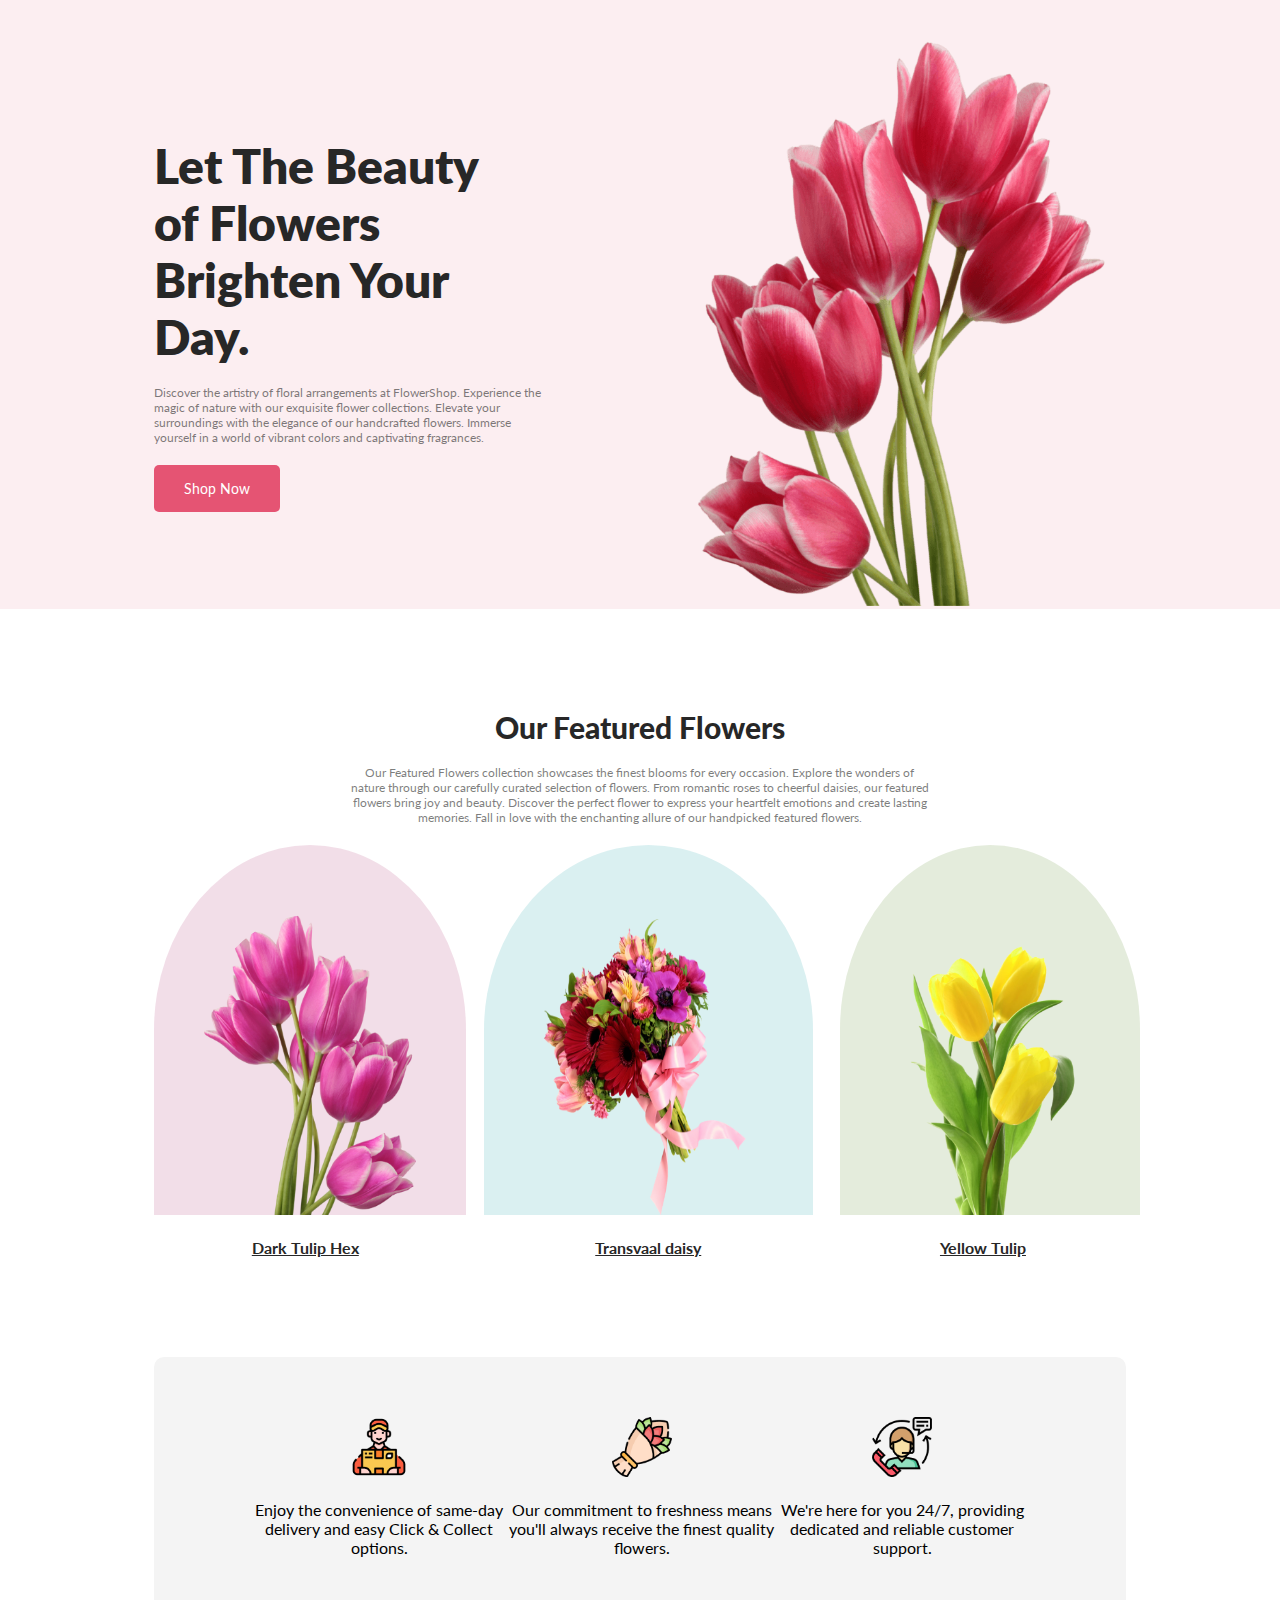
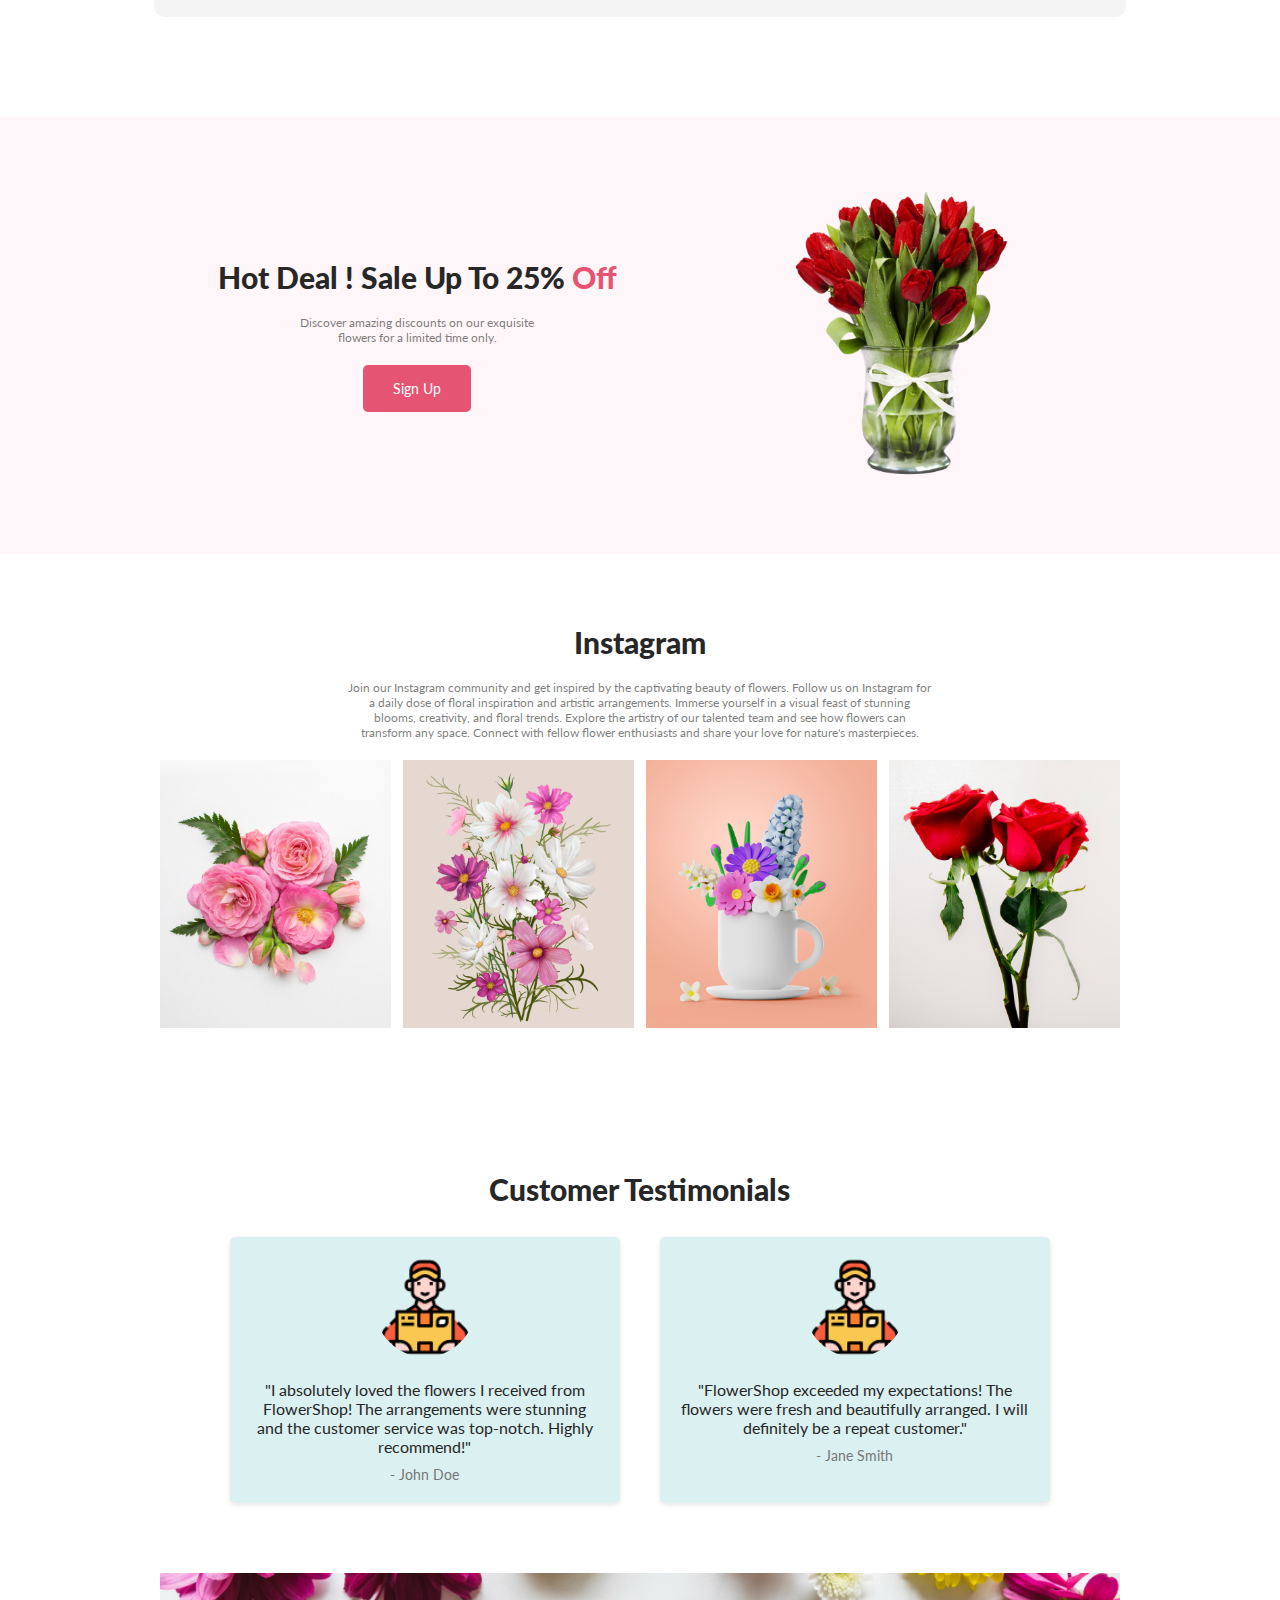
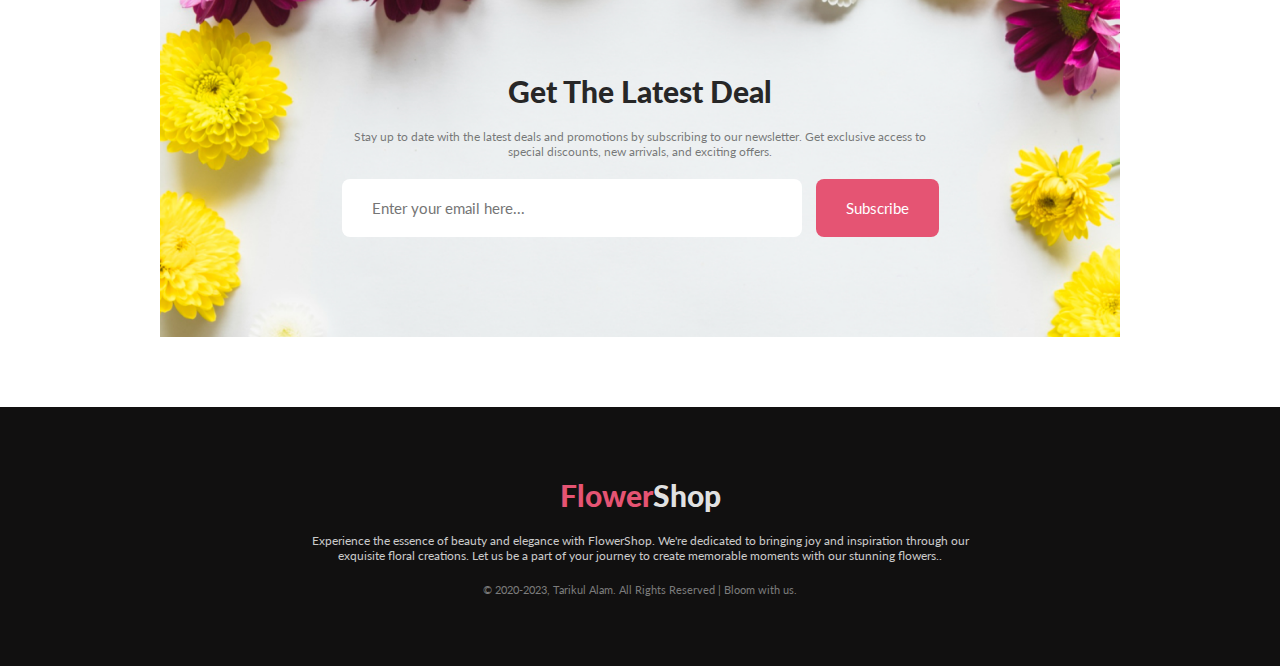
<file: index.html>
<!DOCTYPE html>
<html lang="en">
    <head>
        <meta charset="UTF-8" />
        <meta name="viewport" content="width=device-width, initial-scale=1.0" />
        <title>FlowerShop</title>
        <link rel="preconnect" href="https://fonts.googleapis.com" />
        <link rel="preconnect" href="https://fonts.gstatic.com" crossorigin />
        <link rel="preconnect" href="https://fonts.googleapis.com" />
        <link rel="preconnect" href="https://fonts.gstatic.com" crossorigin />
        <link
            href="https://fonts.googleapis.com/css2?family=Lato:wght@400;700;900&display=swap"
            rel="stylesheet"
        />
        <link rel="stylesheet" href="./css/style.css" />
    </head>
    <body>
        <!-------------------------------header section start------------------------------->

        <header class="header">
            <div class="container">
                <div class="row">
                    <div class="content">
                        <h2>
                            Let The Beauty <br />
                            of Flowers <br />
                            Brighten Your Day.
                        </h2>
                        <p class="title-p">
                            Discover the artistry of floral arrangements at
                            FlowerShop. Experience the magic of nature with our
                            exquisite flower collections. Elevate your
                            surroundings with the elegance of our handcrafted
                            flowers. Immerse yourself in a world of vibrant
                            colors and captivating fragrances.
                        </p>
                        <a href="#"><button class="btn">shop now</button></a>
                    </div>
                    <div class="banner-image">
                        <img
                            src="assets/banner-flower.png"
                            alt="header flower"
                        />
                    </div>
                </div>
            </div>
        </header>

        <!--------------------------------header section end------------------------------->

        <!------------------------Featured flower section start---------------------------->

        <section class="featured-flowers">
            <div class="container">
                <div class="row">
                    <h2 class="sec-title">Our Featured Flowers</h2>
                    <p class="title-p">
                        Our Featured Flowers collection showcases the finest
                        blooms for every occasion. Explore the wonders of nature
                        through our carefully curated selection of flowers. From
                        romantic roses to cheerful daisies, our featured flowers
                        bring joy and beauty. Discover the perfect flower to
                        express your heartfelt emotions and create lasting
                        memories. Fall in love with the enchanting allure of our
                        handpicked featured flowers.
                    </p>
                </div>
                <div class="img-row">
                    <div class="flower-box">
                        <img
                            src="assets/feature-flower-1.png"
                            alt="Tulip"
                            class="pink-tulip"
                        />
                        <p>Dark Tulip Hex</p>
                    </div>
                    <div class="flower-box">
                        <img
                            class="daisy"
                            src="assets/feature-flower-2.png"
                            alt="Daisy"
                        />
                        <p>Transvaal daisy</p>
                    </div>
                    <div class="flower-box">
                        <img
                            class="yellow-tulip"
                            src="assets/feature-flower-3.png"
                            alt="Yellow Tulip"
                        />
                        <p>Yellow Tulip</p>
                    </div>
                </div>
            </div>
        </section>

        <!--------------------------------Featured flower section END------------------------------>

        <!----------------------------------Support section START---------------------------------->

        <section class="support">
            <div class="container">
                <div class="row">
                    <div class="icon-box">
                        <img src="assets/delivery-man.png" alt="Delivery Man" />
                        <p>
                            Enjoy the convenience of same-day delivery and easy
                            Click & Collect options.
                        </p>
                    </div>
                    <div class="icon-box">
                        <img src="assets/fresh-flower.png" alt="Fresh Flower" />
                        <p>
                            Our commitment to freshness means you'll always
                            receive the finest quality flowers.
                        </p>
                    </div>
                    <div class="icon-box">
                        <img src="assets/support.png" alt="support" />
                        <p>
                            We're here for you 24/7, providing dedicated and
                            reliable customer support.
                        </p>
                    </div>
                </div>
            </div>
        </section>

        <!----------------------------------Support section END---------------------------------->

        <!----------------------------------Hot deal section START---------------------------------->

        <section class="hot-deal">
            <div class="container">
                <div class="row">
                    <div class="content">
                        <h2 class="sec-title">
                            Hot Deal ! Sale Up To 25% <span>Off</span>
                        </h2>
                        <p class="title-p">
                            Discover amazing discounts on our exquisite flowers
                            for a limited time only.
                        </p>
                        <a href=""><button class="btn">Sign Up</button></a>
                    </div>
                    <div class="deal-flower">
                        <img src="assets/hot-deal-flower.png" alt="Hot Deal" />
                    </div>
                </div>
            </div>
        </section>

        <!----------------------------------Hot deal section END---------------------------------->

        <!----------------------------------Instagram section START------------------------------->

        <section class="instagram">
            <div class="container">
                <div class="row">
                    <div class="content">
                        <h2 class="sec-title">Instagram</h2>
                        <p class="title-p">
                            Join our Instagram community and get inspired by the
                            captivating beauty of flowers. Follow us on
                            Instagram for a daily dose of floral inspiration and
                            artistic arrangements. Immerse yourself in a visual
                            feast of stunning blooms, creativity, and floral
                            trends. Explore the artistry of our talented team
                            and see how flowers can transform any space. Connect
                            with fellow flower enthusiasts and share your love
                            for nature's masterpieces.
                        </p>
                    </div>
                </div>
                <div class="img-row">
                    <div class="image-box">
                        <img src="assets/insta-flower-1.png" alt="Pink Rose" />
                    </div>
                    <div class="image-box">
                        <img src="assets/insta-flower-2.png" alt="Jinia" />
                    </div>
                    <div class="image-box">
                        <img src="assets/insta-flower-3.png" alt="Dayji" />
                    </div>
                    <div class="image-box">
                        <img src="assets/insta-flower-4.png" alt="Red Rose" />
                    </div>
                </div>
            </div>
        </section>

        <!----------------------------------Instagram deal section END---------------------------->

        <!----------------------------------Testimonial section START---------------------------->

        <section class="testimonials">
            <div class="container">
                <div class="row">
                    <h2 class="sec-title">Customer Testimonials</h2>
                </div>
                <div class="testimonial-cards">
                    <div class="testimonial-card">
                        <img
                            src="assets/delivery-man.png"
                            alt="Customer 1"
                            class="testimonial-img"
                        />
                        <p class="testimonial-quote">
                            "I absolutely loved the flowers I received from
                            FlowerShop! The arrangements were stunning and the
                            customer service was top-notch. Highly recommend!"
                        </p>
                        <p class="testimonial-author">- John Doe</p>
                    </div>
                    <div class="testimonial-card">
                        <img
                            src="assets/delivery-man.png"
                            alt="Customer 2"
                            class="testimonial-img"
                        />
                        <p class="testimonial-quote">
                            "FlowerShop exceeded my expectations! The flowers
                            were fresh and beautifully arranged. I will
                            definitely be a repeat customer."
                        </p>
                        <p class="testimonial-author">- Jane Smith</p>
                    </div>
                </div>
            </div>
        </section>
        <!----------------------------------Testimonial section END---------------------------->

        <!----------------------------------Newsletter section START---------------------------->
        <section class="newsletter">
            <div class="row">
                <h2 class="sec-title">Get The Latest Deal</h2>
                <p class="title-p">
                    Stay up to date with the latest deals and promotions by
                    subscribing to our newsletter. Get exclusive access to
                    special discounts, new arrivals, and exciting offers.
                </p>
                <form action="#">
                    <input
                        type="email"
                        name=""
                        id=""
                        placeholder="Enter your email here..."
                    />
                    <input type="submit" value="subscribe" />
                </form>
            </div>
        </section>

        <!----------------------------------Newsletter section END---------------------------->

        <!----------------------------------Footer section START---------------------------->

        <footer class="footer">
            <div class="row">
                <h2 class="sec-title"><span>Flower</span>Shop</h2>
                <p class="title-p">
                    Experience the essence of beauty and elegance with
                    FlowerShop. We're dedicated to bringing joy and inspiration
                    through our exquisite floral creations. Let us be a part of
                    your journey to create memorable moments with our stunning
                    flowers..
                </p>
                <p class="copyright">
                    &copy; 2020-2023, Tarikul Alam. All Rights Reserved | Bloom
                    with us.
                </p>
            </div>
        </footer>

        <!----------------------------------Footer section END---------------------------->
    </body>
</html>
</file>
<file: css/style.css>
* {
    margin: 0;
    padding: 0;
    font-family: 'Lato', sans-serif;
}
.container {
    width: 76%;
    margin: auto;
}
.sec-title {
    font-family: 'lato';
    font-weight: 900;
    text-align: center;
    font-size: 30px;
    color: #272727;
}
.title-p {
    font-family: 'lato';
    font-size: 12px;
    color: rgba(39, 39, 39, 0.60);
    padding: 20px 0;
    width: 60%;
    margin: auto;
}
.btn {
    background-color: #E55473;
    border: none;
    border-radius: 5px;
    padding: 15px 30px;
    color: #ffffff;
    font-family: 'lato';
    text-transform: capitalize;
    font-size: 14px;
    cursor: pointer;
}

span{
    color: #E55473;
}

/* =================================== Header Section start =============================== */
.header {
    background: rgba(229, 84, 115, 0.10);
    padding-top: 40px;
}

.header .row{
    display: flex;
    justify-content: space-around;
    align-items: center;
}
.header .content  {
    width: 40%;
}

.header .content h2 {
    font-family: 'lato';
    font-size: 48px;
    font-weight: 800;
    color: #272727;

}

.header .content p {
    font-family: 'lato';
    font-size: 12px;
    color: rgba(39, 39, 39, 0.60);
    padding: 20px 0;
    width: 100%;
}

.header img{
    width: 77%;
    height: auto;
}
.header .banner-image {
    text-align: right;
    width: 60%;
}

/* =================================== Header Section End =============================== */


/* =================================== Featured flower Section start =============================== */

.featured-flowers {
    text-align: center;
    padding: 100px 0;
}
.featured-flowers .img-row {
    display: flex;
    justify-content: center;
}
.featured-flowers .img-row img {
    width: 80%;
}
.featured-flowers .img-row .pink-tulip {
    width: 70%;
    height: 300px;
    background-color: #A7216226;
    padding: 70px 50px 0 50px;
    border-radius: 50% 50% 0 0;
}
.featured-flowers .img-row .daisy {
    width: 60%;
    height: 300px;
    background-color: #0597A026;
    padding: 70px 50px 0 50px;
    border-radius: 50% 50% 0 0;
}
.featured-flowers .img-row .yellow-tulip {
    width: 70%;
    height: 300px;
    background-color: #477D1126;
    padding: 70px 50px 0 50px;
    border-radius: 50% 50% 0 0;
}
.featured-flowers .img-row .flower-box p {
    text-decoration: underline;
    margin-top: 20px;
    font-weight: bolder;
    font-family: 'lato';
    color: #272727;
}

/* =================================== Featured flower Section END =============================== */

/* =================================== Support Section START =============================== */

.support .row {
    display: flex;
    justify-content: space-around;
    text-align: center;
    background-color: #2727270D;
    padding: 60px 100px;
    margin-bottom: 100px;
    border-radius: 10px;
}
.support .row img{
    width: 60px;
    margin-bottom: 20px;
}

/* =================================== Support Section END =============================== */



/* =================================== Hot Deal Section start =============================== */

.hot-deal  {
    background-color: #E554730D;
    padding: 70px 0;
    text-align: center;
}
.hot-deal .row {
    display: flex;
}
.hot-deal .row{
    display: flex;
    justify-content: space-around;
    align-items: center;
}
.hot-deal .row img {
    width: 70%;
}

/* =================================== Hot Deal Section END =============================== */



/* =================================== Instagram Section START =============================== */

.instagram {
    padding: 70px 0;
    text-align: center;
}
.instagram .img-row {
    display: flex;
    justify-content: center;

}
.instagram img{
    width: 95%;
}

/* =================================== Instagram Section END =============================== */

/* =================================== Testimonial Section START =============================== */

.testimonials {
    padding: 70px 0;
    text-align: center;
}

.testimonials .sec-title {
    font-family: 'Lato';
    font-weight: 900;
    font-size: 30px;
    color: #272727;
    margin-bottom: 30px;
}

.testimonial-cards {
    display: flex;
    justify-content: center;
}

.testimonial-card {
    max-width: 350px;
    padding: 20px;
    margin: 0 20px;
    background-color: #0597A026;
    border-radius: 5px;
    box-shadow: 0 2px 5px rgba(0, 0, 0, 0.1);
}

.testimonial-img {
    width: 100px;
    height: 100px;
    object-fit: cover;
    border-radius: 50%;
    margin: 0 auto 20px;
}

.testimonial-quote {
    font-family: 'Lato';
    font-size: 16px;
    color: #272727;
    margin-bottom: 10px;
}

.testimonial-author {
    font-family: 'Lato';
    font-size: 14px;
    color: #777777;
}

/* =================================== Testimonial Section END =============================== */


/* =================================== Newsletter Section START =============================== */
.newsletter {
    margin-bottom: 70px;
}
.newsletter .row {
    padding: 100px 0;
    background-image: url('../assets/1.png');
    background-color: rgb(227, 227, 227);
    background-repeat: no-repeat;
    background-size: cover;
    background-position: center;
    margin: 0 12.5%;
    text-align: center;
}

.newsletter input {
    padding: 20px 30px;
    background-color: #ffffff;
    color: #7C7C7C;
    border: none;
    outline: none;
    border-radius: 8px;
    font-size: 15px;
}
.newsletter input:first-child {
    width: 400px;
    margin-right: 10px;
}
.newsletter input:last-child {
    width: auto;
    background-color: #E55473;
    color: #ffffff;
    text-transform: capitalize;
    cursor: pointer;
}


/* =================================== Newsletter Section END =============================== */

/* =================================== Footer Section START =============================== */

.footer {
    background-color: #111010;
    padding: 70px;
    text-align: center;
    color: #FFFFFFE5;
}
.footer h2{
    color: #FFFFFFE5;
}
.footer p{
    color: #CACACA;
}
.footer .copyright {
    color: #7C7C7C;
    font-size: 11px;
}


/* =================================== Footer Section END =============================== */
</file>
